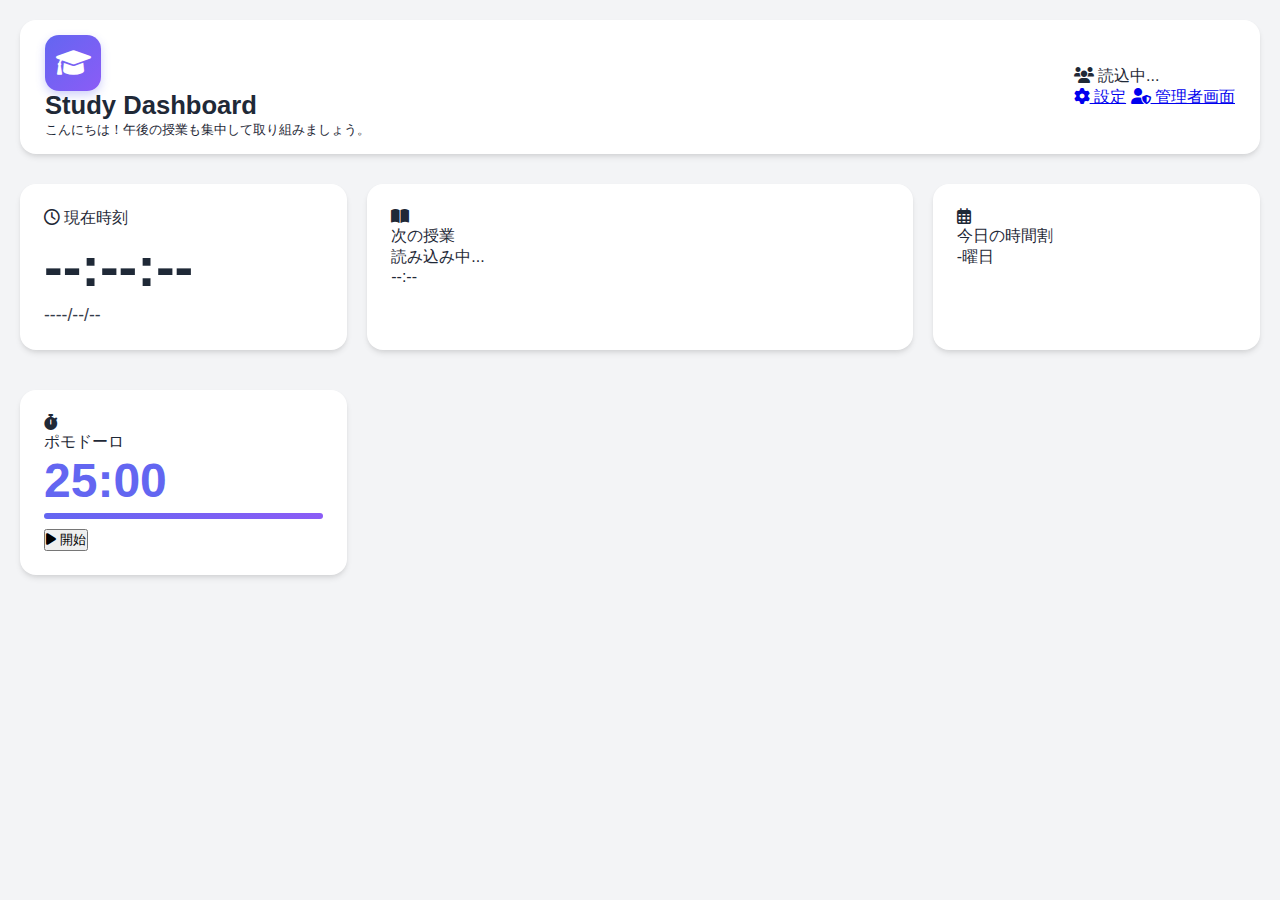
<file: index.html>
<!DOCTYPE html>
<html lang="ja">
<head>
    <meta charset="UTF-8">
    <meta name="viewport" content="width=device-width, initial-scale=1.0">
    <title>Study Dashboard</title>
    <link rel="stylesheet" href="style.css">
    <link rel="stylesheet" href="https://cdnjs.cloudflare.com/ajax/libs/font-awesome/6.0.0/css/all.min.css">
</head>
<body>
    <div class="container">
        <header class="header">
            <div class="logo-area">
                <div class="logo-icon"><i class="fas fa-graduation-cap"></i></div>
                <div>
                    <h2 style="margin:0; font-size:1.6em;">Study Dashboard</h2>
                    <small id="greeting-message" style="color:var(--text-sub)">今日も頑張りましょう！</small>
                </div>
            </div>
            
            <div class="nav-group">
                <div class="nav-btn class-display" id="userClassDisplay">
                    <i class="fas fa-users"></i> <span>読込中...</span>
                </div>
                <a href="settings.html" class="nav-btn"><i class="fas fa-cog"></i> 設定</a>
                <a href="admin.html" class="nav-btn"><i class="fas fa-user-shield"></i> 管理者画面</a>
            </div>
        </header>

        <div class="dashboard-grid">
            <div class="card clock-card">
                <div class="clock-header"><i class="far fa-clock"></i> 現在時刻</div>
                <div class="time-display" id="clockTime">--:--:--</div>
                <div class="date-display" id="clockDate">----/--/--</div>
            </div>

            <div class="card next-class-card">
                <div class="badge-title">
                    <div class="icon-box theme-green"><i class="fas fa-book-open"></i></div>
                    次の授業
                </div>
                <div class="subject-large" id="nextClassSubject">読み込み中...</div>
                <div id="nextClassTime">--:--</div>
            </div>

            <div class="card schedule-card">
                <div class="card-header-flex">
                    <div class="card-title">
                        <div class="icon-box theme-blue"><i class="far fa-calendar-alt"></i></div>
                        今日の時間割
                    </div>
                    <span id="scheduleDay">-曜日</span>
                </div>
                <ul class="schedule-list" id="scheduleList"></ul>
            </div>

            <div class="card tool-card">
                <div class="card-header-flex">
                    <div class="card-title">
                        <div class="icon-box theme-red"><i class="fas fa-stopwatch"></i></div>
                        ポモドーロ
                    </div>
                </div>
                <div class="timer-display" id="pomoTimer">25:00</div>
                
                <div class="timer-bar-container">
                    <div class="timer-bar-fill" id="timerBar"></div>
                </div>

                <button class="pomo-btn" id="pomoBtn"><i class="fas fa-play"></i> 開始</button>
            </div>
        </div>
    </div>

    <script src="data.json"></script>
    <script src="script.js"></script>
</body>
</html>
</file>
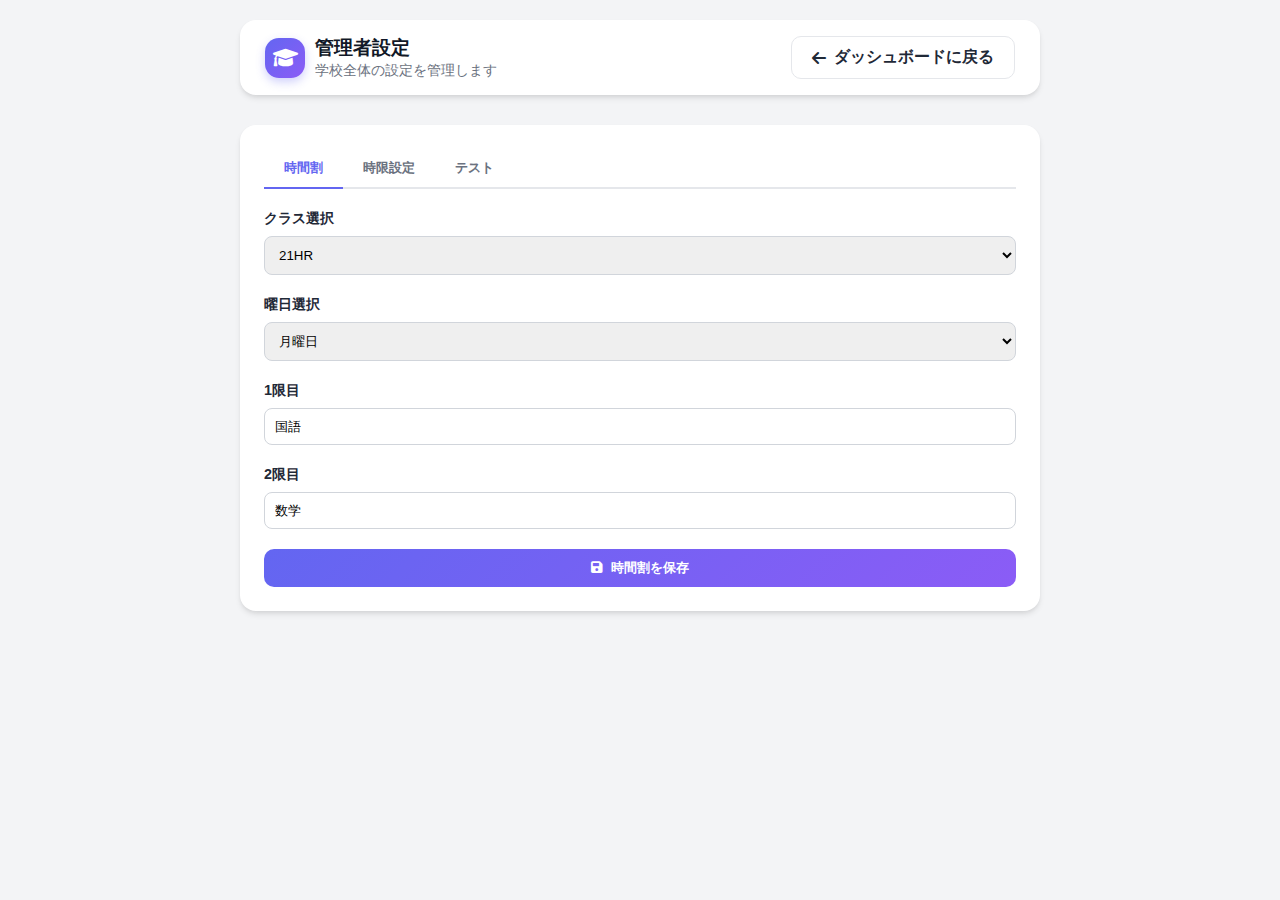
<file: admin.html>
<!DOCTYPE html>
<html lang="ja">
<head>
    <meta charset="UTF-8">
    <meta name="viewport" content="width=device-width, initial-scale=1.0">
    <title>管理者設定 - Study Dashboard</title>
    <link rel="stylesheet" href="style.css">
    <link href="https://cdnjs.cloudflare.com/ajax/libs/font-awesome/6.0.0/css/all.min.css" rel="stylesheet">
    <style>
        .admin-container { max-width: 800px; margin: 0 auto; }
        .tab-menu { display: flex; margin-bottom: 20px; border-bottom: 2px solid #e5e7eb; }
        .tab-btn { padding: 10px 20px; border: none; background: none; font-weight: bold; color: #6b7280; cursor: pointer; }
        .tab-btn.active { color: var(--primary-color); border-bottom: 2px solid var(--primary-color); margin-bottom: -2px; }
        .form-group { margin-bottom: 20px; }
        .form-label { display: block; margin-bottom: 8px; font-weight: bold; font-size: 0.9rem; }
        .form-input { width: 100%; padding: 10px; border: 1px solid #d1d5db; border-radius: 8px; }
    </style>
</head>
<body>
    <div class="admin-container">
        <header>
            <div class="logo-section">
                <a href="index.html" style="text-decoration:none; display:flex; gap:10px; align-items:center;">
                    <div class="logo-icon" style="width:40px; height:40px; font-size:20px;">
                        <i class="fas fa-graduation-cap"></i>
                    </div>
                    <div class="logo-text">
                        <h1 style="font-size:1.2rem;">管理者設定</h1>
                        <p>学校全体の設定を管理します</p>
                    </div>
                </a>
            </div>
            <a href="index.html" class="btn btn-outline">
                <i class="fas fa-arrow-left"></i> ダッシュボードに戻る
            </a>
        </header>

        <div class="card">
            <div class="tab-menu">
                <button class="tab-btn active">時間割</button>
                <button class="tab-btn">時限設定</button>
                <button class="tab-btn">テスト</button>
            </div>

            <div class="form-group">
                <label class="form-label">クラス選択</label>
                <select class="form-input" id="admin-class-select">
                    <option value="21HR">21HR</option>
                    <option value="22HR">22HR</option>
                    <option value="23HR">23HR</option>
                </select>
            </div>
            
            <div class="form-group">
                <label class="form-label">曜日選択</label>
                <select class="form-input">
                    <option value="Mon">月曜日</option>
                    <option value="Tue">火曜日</option>
                    <option value="Wed">水曜日</option>
                    <option value="Thu">木曜日</option>
                    <option value="Fri">金曜日</option>
                </select>
            </div>

            <div id="subject-inputs">
                <div class="form-group">
                    <label class="form-label">1限目</label>
                    <input type="text" class="form-input" value="国語">
                </div>
                <div class="form-group">
                    <label class="form-label">2限目</label>
                    <input type="text" class="form-input" value="数学">
                </div>
            </div>

            <button class="btn btn-primary btn-full">
                <i class="fas fa-save"></i> 時間割を保存
            </button>
        </div>
    </div>
</body>
</html>
</file>
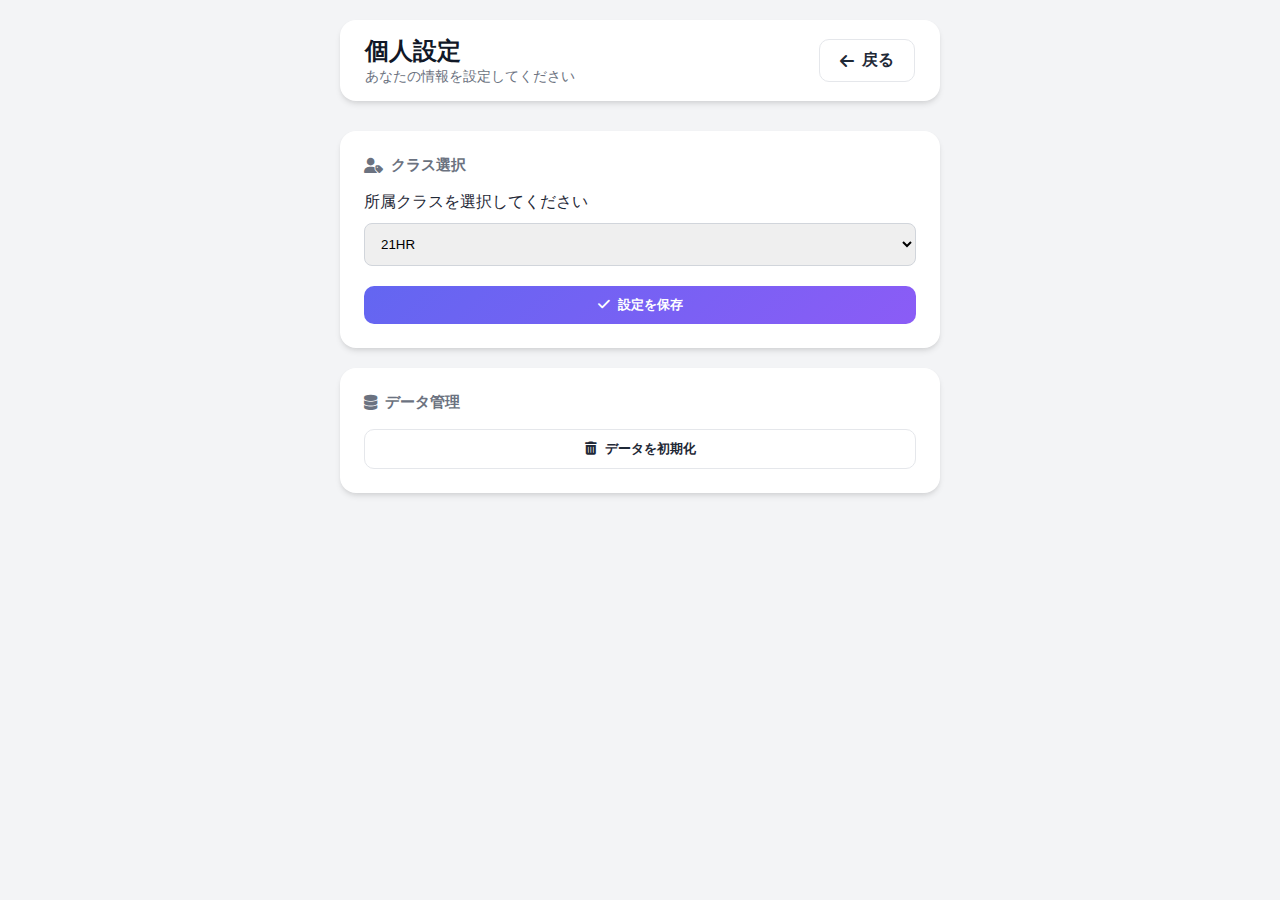
<file: settings.html>
<!DOCTYPE html>
<html lang="ja">
<head>
    <meta charset="UTF-8">
    <meta name="viewport" content="width=device-width, initial-scale=1.0">
    <title>個人設定 - Study Dashboard</title>
    <link rel="stylesheet" href="style.css">
    <link href="https://cdnjs.cloudflare.com/ajax/libs/font-awesome/6.0.0/css/all.min.css" rel="stylesheet">
    <style>
        .settings-container { max-width: 600px; margin: 0 auto; }
    </style>
</head>
<body>
    <div class="settings-container">
        <header>
            <div class="logo-section">
                <div class="logo-text">
                    <h1>個人設定</h1>
                    <p>あなたの情報を設定してください</p>
                </div>
            </div>
            <a href="index.html" class="btn btn-outline">
                <i class="fas fa-arrow-left"></i> 戻る
            </a>
        </header>

        <div class="card">
            <div class="card-header">
                <i class="fas fa-user-tag"></i> クラス選択
            </div>
            <div class="form-group" style="margin-bottom: 20px;">
                <label style="display:block; margin-bottom:10px;">所属クラスを選択してください</label>
                <select id="class-selector" style="width:100%; padding:12px; border-radius:8px; border:1px solid #d1d5db;">
                    <option value="21HR">21HR</option>
                    <option value="22HR">22HR</option>
                    <option value="23HR">23HR</option>
                    <option value="24HR">24HR</option>
                    <option value="25HR">25HR</option>
                    <option value="26HR">26HR</option>
                    <option value="27HR">27HR</option>
                    <option value="28HR">28HR</option>
                </select>
            </div>

            <button id="save-settings" class="btn btn-primary btn-full">
                <i class="fas fa-check"></i> 設定を保存
            </button>
        </div>

        <div class="card">
            <div class="card-header">
                <i class="fas fa-database"></i> データ管理
            </div>
            <button class="btn btn-outline btn-full" onclick="localStorage.clear(); location.reload();">
                <i class="fas fa-trash-alt"></i> データを初期化
            </button>
        </div>
    </div>

    <script>
        document.addEventListener('DOMContentLoaded', () => {
            const savedClass = localStorage.getItem('selectedClass') || '21HR';
            const selector = document.getElementById('class-selector');
            selector.value = savedClass;

            document.getElementById('save-settings').addEventListener('click', () => {
                localStorage.setItem('selectedClass', selector.value);
                // 簡易的な設定保存
                const settings = { class: selector.value };
                localStorage.setItem('dashboardSettings', JSON.stringify(settings));
                
                alert('設定を保存しました');
                window.location.href = 'index.html';
            });
        });
    </script>
</body>
</html>
</file>
<file: style.css>
:root {
    --primary-color: #6366f1;
    --primary-hover: #4f46e5;
    --bg-color: #f3f4f6;
    --card-bg: #ffffff;
    --text-color: #1f2937;
    --text-muted: #6b7280;
    --accent-gradient: linear-gradient(135deg, #6366f1, #8b5cf6);
    --test-gradient: linear-gradient(135deg, #f87171, #f59e0b);
    --shadow: 0 4px 6px -1px rgba(0, 0, 0, 0.1), 0 2px 4px -1px rgba(0, 0, 0, 0.06);
    --radius: 16px;
}

* {
    box-sizing: border-box;
    margin: 0;
    padding: 0;
    font-family: 'Helvetica Neue', Arial, 'Hiragino Kaku Gothic ProN', 'Hiragino Sans', sans-serif;
}

body {
    background-color: var(--bg-color);
    color: var(--text-color);
    padding: 20px;
    min-height: 100vh;
}

/* Header */
header {
    display: flex;
    justify-content: space-between;
    align-items: center;
    margin-bottom: 30px;
    background: var(--card-bg);
    padding: 15px 25px;
    border-radius: var(--radius);
    box-shadow: var(--shadow);
}

.logo-section {
    display: flex;
    align-items: center;
    gap: 15px;
}

/* 2. アイコンを大きく */
.logo-icon {
    width: 56px;
    height: 56px;
    background: var(--accent-gradient);
    border-radius: 14px;
    display: flex;
    align-items: center;
    justify-content: center;
    color: white;
    font-size: 28px; /* アイコンサイズアップ */
    box-shadow: 0 4px 10px rgba(99, 102, 241, 0.3);
}

.logo-text h1 {
    font-size: 1.5rem;
    font-weight: 700;
    color: #111827;
}

.logo-text p {
    color: var(--text-muted);
    font-size: 0.9rem;
}

.header-controls {
    display: flex;
    gap: 12px;
    align-items: center;
}

.current-class-display {
    display: flex;
    align-items: center;
    gap: 8px;
    background-color: #e0e7ff;
    color: var(--primary-color);
    padding: 8px 16px;
    border-radius: 10px;
    font-weight: bold;
    border: 2px solid #c7d2fe;
}

/* Buttons */
.btn {
    padding: 10px 20px;
    border-radius: 10px;
    text-decoration: none;
    font-weight: 600;
    transition: all 0.2s;
    border: none;
    cursor: pointer;
    display: inline-flex;
    align-items: center;
    gap: 8px;
}

.btn-primary {
    background: var(--accent-gradient);
    color: white;
}

.btn-primary:hover {
    opacity: 0.9;
    transform: translateY(-1px);
}

.btn-outline {
    background: white;
    color: var(--text-color);
    border: 1px solid #e5e7eb;
}

.btn-outline:hover {
    background: #f9fafb;
    border-color: #d1d5db;
}

.btn-full {
    width: 100%;
    justify-content: center;
}

.btn-icon {
    background: #f3f4f6;
    border: none;
    width: 40px;
    height: 40px;
    border-radius: 10px;
    cursor: pointer;
    color: var(--text-muted);
}

.btn-icon:hover {
    background: #e5e7eb;
    color: var(--text-color);
}

/* Dashboard Grid */
.dashboard-grid {
    display: grid;
    grid-template-columns: 1.2fr 2fr 1.2fr;
    gap: 20px;
}

.card {
    background: var(--card-bg);
    border-radius: var(--radius);
    padding: 24px;
    box-shadow: var(--shadow);
    margin-bottom: 20px;
}

.card-header {
    display: flex;
    align-items: center;
    gap: 8px;
    color: var(--text-muted);
    font-weight: 600;
    font-size: 0.95rem;
    margin-bottom: 16px;
}

.card-header-row {
    display: flex;
    justify-content: space-between;
    align-items: flex-start;
    margin-bottom: 16px;
}

.card-header-row .card-header {
    margin-bottom: 0;
}

/* Time Card */
.time-card {
    background: var(--accent-gradient);
    color: white;
}

.time-card .card-header {
    color: rgba(255, 255, 255, 0.8);
}

.time-display {
    font-size: 3.5rem;
    font-weight: 700;
    line-height: 1;
    margin: 10px 0;
    font-variant-numeric: tabular-nums;
}

.date-display {
    font-size: 1.1rem;
    opacity: 0.9;
}

/* Next Class */
.next-class-content h2 {
    font-size: 2rem;
    margin-bottom: 10px;
}

.next-class-info {
    display: flex;
    gap: 10px;
    align-items: center;
}

.badge {
    background: #ecfdf5;
    color: #059669;
    padding: 4px 12px;
    border-radius: 20px;
    font-size: 0.85rem;
    font-weight: 600;
}

.badge-light {
    background: #f3f4f6;
    color: var(--text-muted);
    padding: 4px 12px;
    border-radius: 6px;
    font-size: 0.85rem;
}

/* Schedule List */
.schedule-list {
    display: flex;
    flex-direction: column;
    gap: 12px;
}

.schedule-item {
    display: flex;
    align-items: center;
    padding: 12px;
    border-radius: 12px;
    background: #f9fafb;
    transition: 0.2s;
}

.schedule-item.active {
    background: #e0e7ff;
    border: 1px solid #c7d2fe;
}

.period-badge {
    width: 32px;
    height: 32px;
    background: white;
    border-radius: 8px;
    display: flex;
    align-items: center;
    justify-content: center;
    font-weight: bold;
    color: var(--text-muted);
    margin-right: 15px;
    box-shadow: 0 1px 2px rgba(0,0,0,0.05);
}

.schedule-item.active .period-badge {
    background: var(--primary-color);
    color: white;
}

.subject-info {
    flex: 1;
}

.subject-name {
    font-weight: 700;
    color: var(--text-color);
    display: block;
}

.subject-time {
    font-size: 0.8rem;
    color: var(--text-muted);
}

.now-badge {
    background: var(--primary-color);
    color: white;
    font-size: 0.7rem;
    padding: 2px 8px;
    border-radius: 10px;
    margin-left: auto;
}

/* Right Column */
.right-column {
    display: flex;
    flex-direction: column;
    gap: 20px;
}

.tools-grid {
    display: grid;
    grid-template-columns: 1fr 1fr;
    gap: 20px;
}

/* Test Card */
.test-card {
    background: var(--test-gradient);
    color: white;
}

.test-card .card-header {
    color: rgba(255, 255, 255, 0.9);
}

.test-content h3 {
    font-size: 1.5rem;
    margin-bottom: 5px;
}

/* Pomodoro */
.pomodoro-container {
    text-align: center;
}

.timer-display {
    font-size: 3rem;
    font-weight: 700;
    color: var(--primary-color);
    font-variant-numeric: tabular-nums;
    margin-bottom: 5px;
}

/* 4. タイマーバーのスタイル */
.timer-bar-container {
    width: 100%;
    height: 6px;
    background-color: #e5e7eb;
    border-radius: 3px;
    margin-bottom: 10px;
    overflow: hidden;
}

.timer-bar-fill {
    height: 100%;
    width: 100%;
    background: var(--accent-gradient);
    transition: width 1s linear;
}

.timer-status {
    color: var(--text-muted);
    margin-bottom: 15px;
    font-size: 0.9rem;
}

.timer-controls {
    display: flex;
    gap: 10px;
}

/* Todo List */
.todo-input-group {
    display: flex;
    gap: 8px;
    margin-bottom: 15px;
}

#todo-input {
    flex: 1;
    padding: 8px 12px;
    border: 1px solid #e5e7eb;
    border-radius: 8px;
    outline: none;
}

#todo-input:focus {
    border-color: var(--primary-color);
}

.btn-small {
    background: var(--primary-color);
    color: white;
    border: none;
    width: 32px;
    border-radius: 8px;
    cursor: pointer;
}

.todo-list {
    list-style: none;
    max-height: 150px;
    overflow-y: auto;
}

.todo-item {
    display: flex;
    align-items: center;
    padding: 8px 0;
    border-bottom: 1px solid #f3f4f6;
}

.todo-checkbox {
    margin-right: 10px;
    accent-color: var(--primary-color);
}

.todo-text {
    flex: 1;
    font-size: 0.9rem;
}

.todo-item.completed .todo-text {
    text-decoration: line-through;
    color: var(--text-muted);
}

.delete-todo {
    color: #ef4444;
    cursor: pointer;
    opacity: 0;
    transition: 0.2s;
}

.todo-item:hover .delete-todo {
    opacity: 1;
}

.empty-state {
    text-align: center;
    color: var(--text-muted);
    font-size: 0.85rem;
    padding: 20px 0;
}

/* Responsive */
@media (max-width: 1024px) {
    .dashboard-grid {
        grid-template-columns: 1fr;
    }
    .tools-grid {
        grid-template-columns: 1fr;
    }
}
</file>
